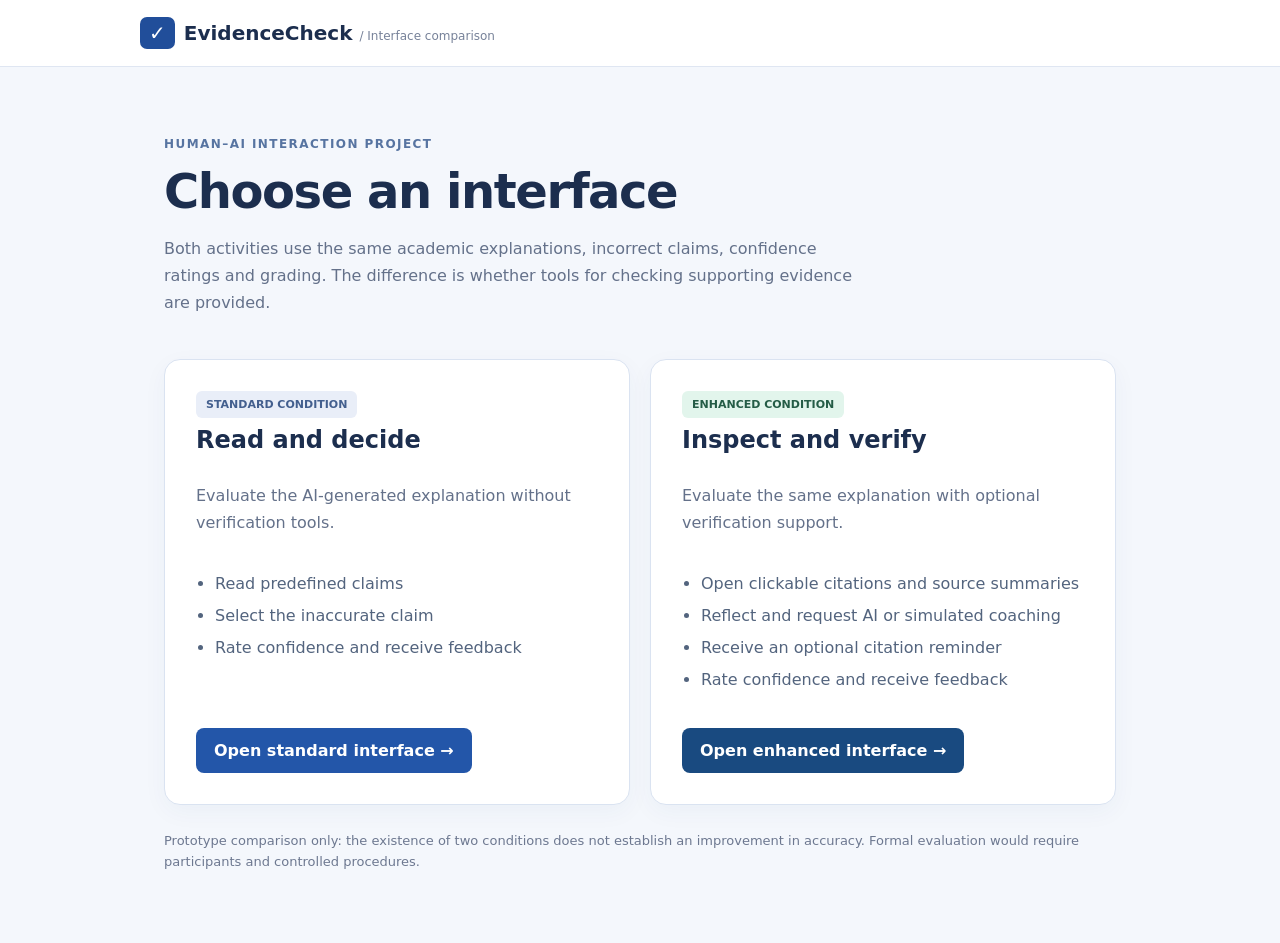
<file: choose.html>
<!doctype html><html lang="en"><head><meta charset="utf-8"><meta name="viewport" content="width=device-width,initial-scale=1"><title>EvidenceCheck — Choose Interface</title><style>
*{box-sizing:border-box}body{margin:0;font-family:Inter,system-ui,'Segoe UI',sans-serif;background:#f4f7fc;color:#1c2e4e}header{padding:21px max(25px,calc((100vw - 1000px)/2));border-bottom:1px solid #dfe6f2;background:#fff;font-weight:800;font-size:20px}.check{background:#214e9a;color:white;border-radius:7px;padding:4px 9px;margin-right:9px}main{max-width:1000px;margin:70px auto;padding:0 24px}p.overline{font-size:12px;color:#5774a1;font-weight:800;letter-spacing:.12em}h1{font-size:clamp(32px,5vw,48px);letter-spacing:-.03em;margin:0 0 15px}.lead{color:#64718a;line-height:1.7;max-width:690px}section{display:grid;grid-template-columns:repeat(2,minmax(0,1fr));gap:20px;margin-top:42px}.card{background:#fff;border:1px solid #dae3f1;border-radius:16px;padding:31px;box-shadow:0 7px 25px #1e416b0b;display:flex;flex-direction:column;align-items:flex-start}h2{margin:8px 0 12px}ul{padding-left:19px;line-height:2;color:#53647e;flex:1}.flag{font-size:11px;font-weight:800;border-radius:6px;padding:7px 10px;background:#e9eef8;color:#435f8e}.enhanced .flag{color:#245c46;background:#e2f5ec}.button{display:inline-block;background:#2356a9;color:white;text-decoration:none;border-radius:8px;padding:13px 18px;margin-top:16px;font-weight:750}.enhanced .button{background:#194a80}.note{margin-top:26px;color:#6d7890;font-size:13px;line-height:1.6}@media(max-width:650px){section{grid-template-columns:1fr}main{margin-top:35px}}
</style></head><body><header><span class="check">✓</span>EvidenceCheck <span style="font-size:12px;color:#778299;font-weight:500">/ Interface comparison</span></header><main><p class="overline">HUMAN–AI INTERACTION PROJECT</p><h1>Choose an interface</h1><p class="lead">Both activities use the same academic explanations, incorrect claims, confidence ratings and grading. The difference is whether tools for checking supporting evidence are provided.</p><section><article class="card"><span class="flag">STANDARD CONDITION</span><h2>Read and decide</h2><p class="lead">Evaluate the AI-generated explanation without verification tools.</p><ul><li>Read predefined claims</li><li>Select the inaccurate claim</li><li>Rate confidence and receive feedback</li></ul><a class="button" href="/standard">Open standard interface →</a></article><article class="card enhanced"><span class="flag">ENHANCED CONDITION</span><h2>Inspect and verify</h2><p class="lead">Evaluate the same explanation with optional verification support.</p><ul><li>Open clickable citations and source summaries</li><li>Reflect and request AI or simulated coaching</li><li>Receive an optional citation reminder</li><li>Rate confidence and receive feedback</li></ul><a class="button" href="/enhanced">Open enhanced interface →</a></article></section><p class="note">Prototype comparison only: the existence of two conditions does not establish an improvement in accuracy. Formal evaluation would require participants and controlled procedures.</p></main></body></html>
</file>
